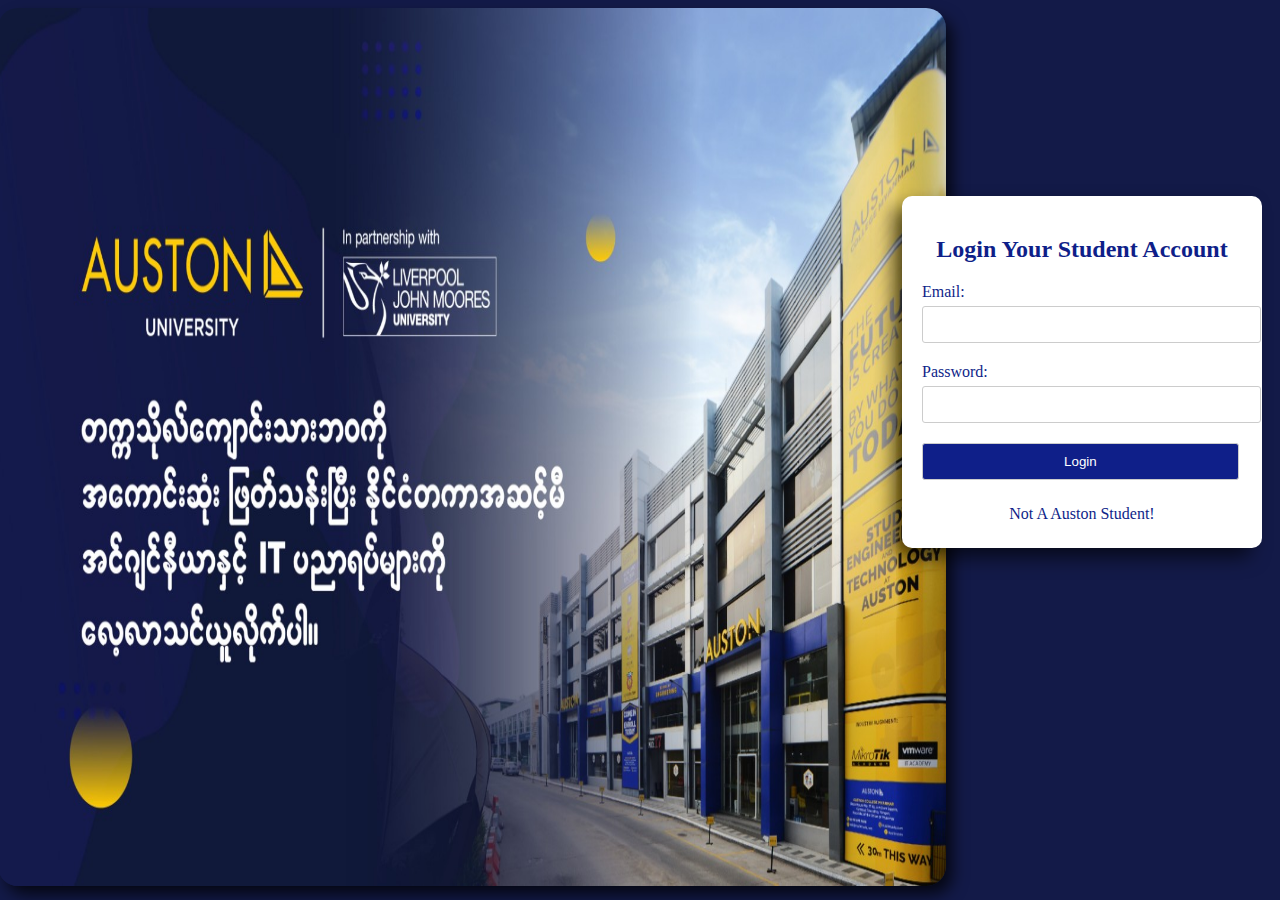
<file: index.html>
<!DOCTYPE html>
<html lang="en">
<head>
  <meta charset="UTF-8">
  <meta http-equiv="X-UA-Compatible" content="IE=edge">
  <meta name="viewport" content="width=device-width, initial-scale=1.0">
  <title>Login Page</title>
  <style>
    body
    {
      background-color: #131A48;
      color: #0F1F89;
    }
    .container 
    {
      position: relative;
      height: 97.5vh; /* Set container height to 100% of viewport height */
    }
    img
    {
      position: absolute;
      margin-left: -10px;
      width: 75%;
      height: 100%;
      left: 0;
      border-radius: 20px;
      box-shadow: 7px 9px 16px -1px rgba(0,0,0,0.76);
    }
    .formdiv 
    {
      position: absolute;
      right: 10px;
      top: 10%;
      width: 320px;
      margin: 0 auto;
      padding: 20px;
      background-color: #fff;
      border-radius: 10px;
      box-shadow: -10px 10px 19px -1px rgba(0,0,0,0.64);
      margin-top: 100px;
    }
    
    h2 
    {
      text-align: center;
    }
    
    .input-group 
    {
      margin-bottom: 20px;
    }
    
    .input-group label 
    {
      display: block;
      margin-bottom: 5px;
    }
    
    .input-group input 
    {
      width: 99%;
      padding: 10px;
      border-radius: 3px;
      border: 1px solid #ccc;
      color: #0F1F89;
    }
    
    .input-group input[type="submit"] 
    {
      background-color: #0F1F89;
      color: #fff;
      cursor: pointer;
    }
    
    .input-group input[type="submit"]:hover 
    {
      background-color: #141A4C;
    }
    /* .loginbtn
    {
      width: 80%;
      text-align: center;
    } */
    .not_a_student
    {
      text-align: center;
      width: fit-content;
      /* background-color: #0F1F89; */
      margin: auto;
      width: 48%;
      /* border: 3px solid #0F1F89; */
       /* border-radius: 2px; */
      padding: 5px;
    }
    .not_a_student > a
    {
      text-decoration: none;
      color: #0F1F89;
    }
    .not_a_student :hover
    {
      font-size: 11pt;
      color: #000b54;
    }
  </style>
</head>
<body>
  <div class="container">
    <img src="media/auston_login.jpg" alt="image">
    <div class="formdiv">
      <h2>Login Your Student Account</h2>
        <form action="LoginCode.php" method="post">
          <div class="input-group">
            <label for="email">Email:</label>
            <input type="email" id="email" name="txtemail" required>
          </div>
          <div class="input-group">
            <label for="password">Password:</label>
            <input type="password" id="password" name="txtpass" required>
          </div>
          <div class="input-group">
            <input type="submit" value="Login" name="btnlogin" onclick="errormessage()">
            <!-- <button type="submit" value="Login" name="btnlogin" onclick="errormessage()" class="loginbtn">Login</button> -->
          </div>
          <p id="ErrorMessage"></p>
          <div class="not_a_student">
            <a href="https://auston.edu.mm/" target="_blank">Not A Auston Student!</a>
          </div>
        </form>
    </div>
  </div>
  
  <!-- <script>
    function errormessage()
    {
      document.getElementById('ErrorMessage').innerHTML = "Invalid Number! Try Again!" 
    }
  </script> -->
</body>
</html>
</file>
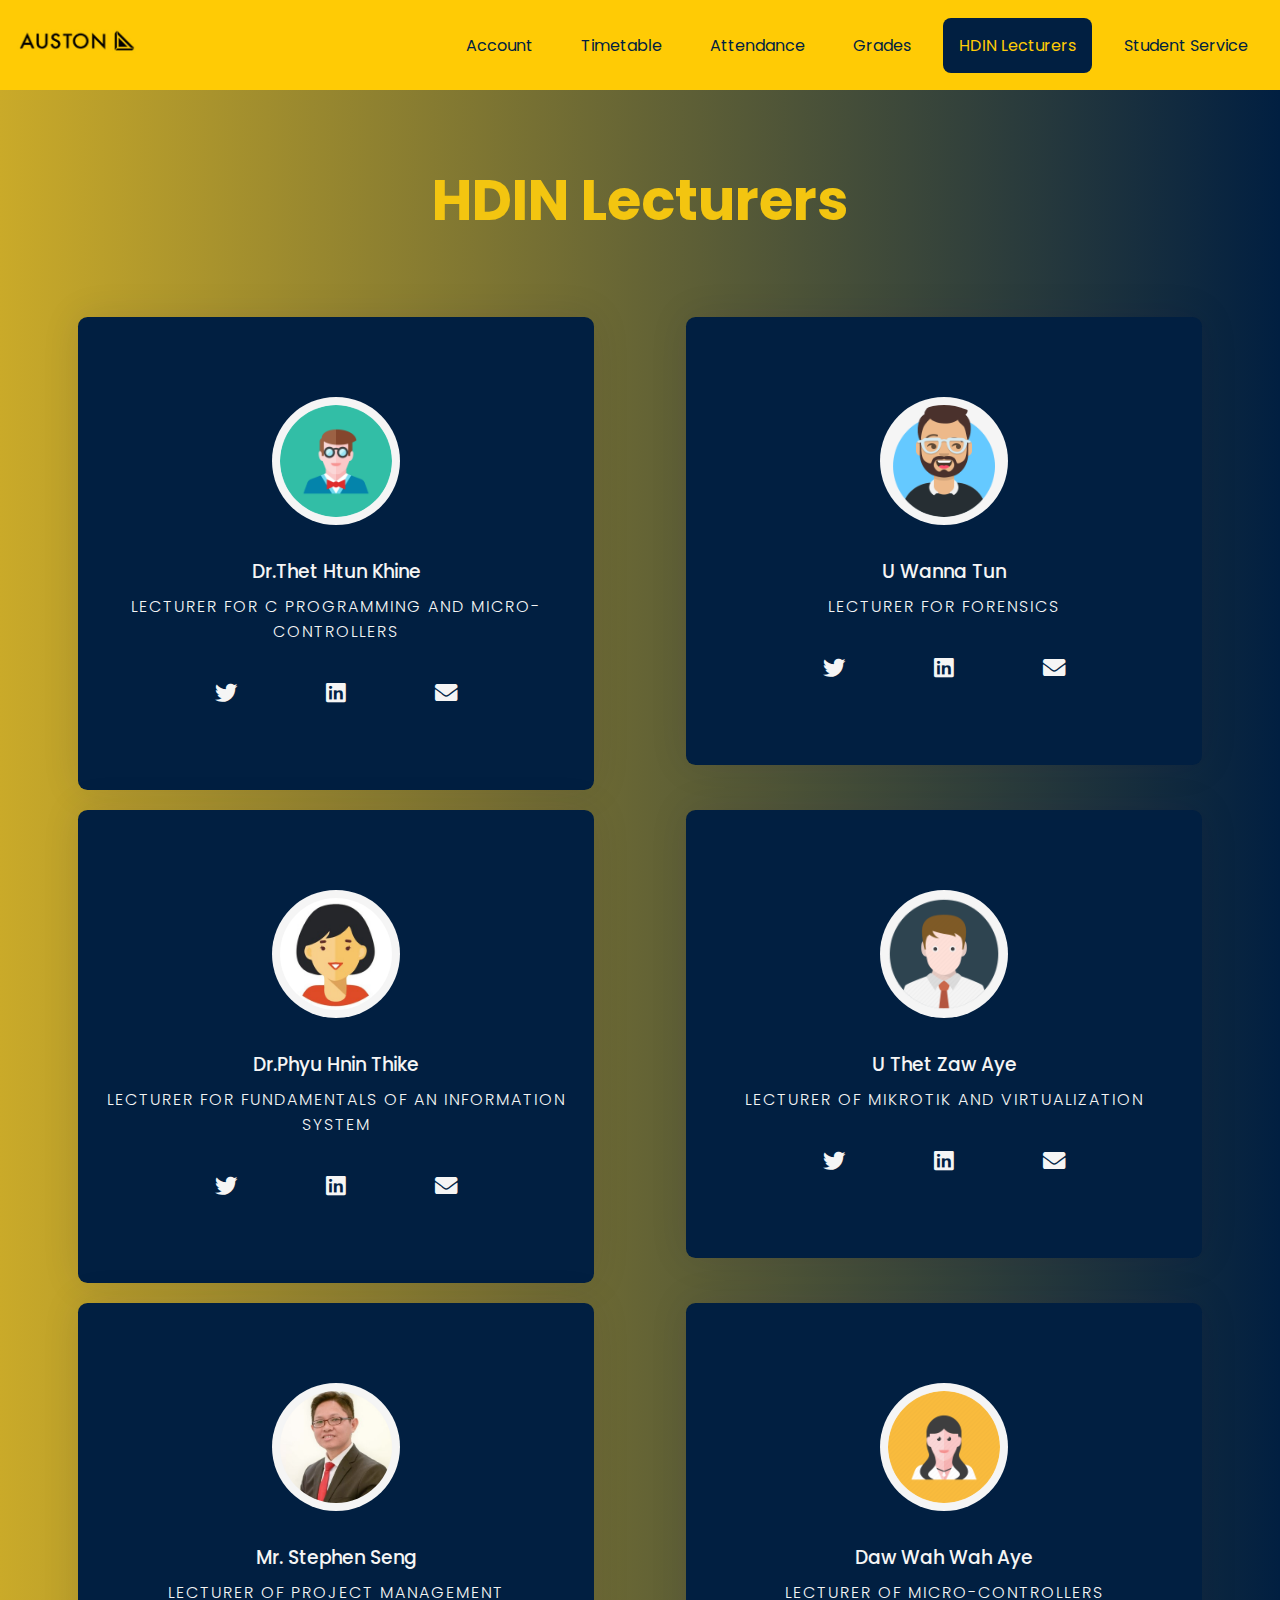
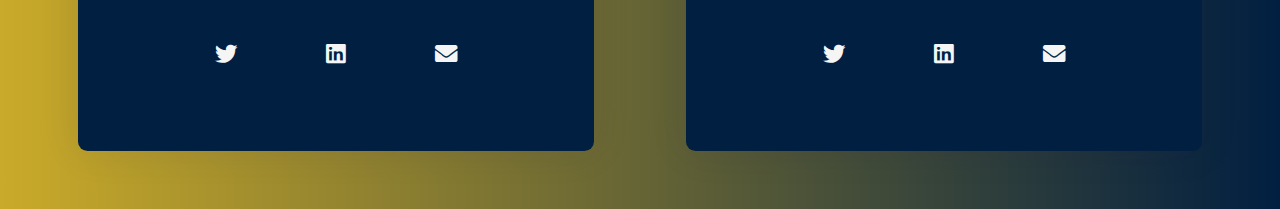
<file: HTML_Academic.html>
<!DOCTYPE html>
<html lang="en">
  <head>
    <meta name="viewport" content="width=device-width, initial-scale=1.0" />
    <title>Responsive HDIN Lecturers Section</title>
    <!-- Font Awesome -->
    <link
      rel="stylesheet"
      href="https://cdnjs.cloudflare.com/ajax/libs/font-awesome/5.15.4/css/all.min.css"
    />
    <!-- Google Font -->
    <link
      href="https://fonts.googleapis.com/css2?family=Poppins:wght@300;500;600&display=swap"
      rel="stylesheet"
    />
    <!-- Stylesheet -->
    <link rel="stylesheet" href="Css_Academic.css" />
    <!-- Font Awesome Icons -->
    <link
      rel="stylesheet"
      href="https://cdnjs.cloudflare.com/ajax/libs/font-awesome/6.4.0/css/all.min.css"
      integrity="sha512-iecdLmaskl7CVkqkXNQ/ZH/XLlvWZOJyj7Yy7tcenmpD1ypASozpmT/E0iPtmFIB46ZmdtAc9eNBvH0H/ZpiBw=="
      crossorigin="anonymous"
      referrerpolicy="no-referrer"
    />
    <!-- Google Fonts -->
    <link
      href="https://fonts.googleapis.com/css2?family=Poppins:wght@400;500&display=swap"
      rel="stylesheet"
    />
    <!-- Stylesheet -->
    <link rel="stylesheet" href="navigation.css" />
  </head>
  <body style="background: #67B26F;  /* fallback for old browsers */
  background: -webkit-linear-gradient(to right, #4ca2cd, #67B26F);  /* Chrome 10-25, Safari 5.1-6 */
  background: linear-gradient(to right, #caaa29, #011F41); ">

<!-- navigation -->
<nav>
  <a href="https://auston.edu.mm/" target="_blank"><img src="media/austonlogo.png" alt="Auston" width="120px" height="auto" class="Auston"></a>
  <input type="checkbox" id="hamburger" />
  <label for="hamburger">
    <i class="fa-solid fa-bars"></i>
  </label>
  <ul>
  <li>
    <a href="#Account"  onclick="Student_PP()" style="text-decoration: none;">Account</a>
  </li>
  <li>
    <a href="#Timetable" onclick="Timetable()" style="text-decoration: none;">Timetable</a>
  </li>
  <li>
    <a href="#Attendance"   style="text-decoration: none;" onclick="Attendance()">Attendance</a>
  </li>
  <li>
    <a href="#Grades" style="text-decoration: none;" onclick="Grades()">Grades</a>
  </li>
  <li>
    <a href="#HDIN Lecturers" class="active" onclick="HTML_Academic()" style="text-decoration: none;">HDIN Lecturers</a>
  </li>
  <li>
    <a href="#Student Service" onclick="StudentService()" style="text-decoration: none;">Student Service</a>
  </li>
</ul>
</nav>

<script>
function StudentService() {
  location='Stu_service.php';
}

function HTML_Academic() {
  location='HTML_Academic.html';
}

function Timetable() {
  location='Timetable.php';
}

function Grades() {
  location='Grade.php';
}

function Attendance() {
  location='Attendance.php';
}

function Student_PP() {
  location='stu_pp.php';
}
</script>

    <section>
      <div class="row">
        <h1 style="color: #f3c510;">HDIN Lecturers</h1>
      </div>
      <div class="row">
        <!-- Column 1-->
        <div class="column">
          <div class="card">
            <div class="img-container">
              <img src="media/SayarThetHtunkhine.png" />
            </div>
            <h3>Dr.Thet Htun Khine</h3>
            <p>Lecturer for C programming and Micro-controllers</p>
            <div class="icons">
              <a href="#">
                <i class="fab fa-twitter"></i>
              </a>
              <a href="#">
                <i class="fab fa-linkedin"></i>
              </a>
              
              </a>
              <a href="#">
                <i class="fas fa-envelope"></i>
              </a>
            </div>
          </div>
        </div>
        <!-- Column 2-->
        
        <div class="column">
          <div class="card">
            <div class="img-container">
              <img src="media/Nikokye.png" />
            </div>
            <h3>U Wanna Tun</h3>
            <p>Lecturer for Forensics</p>
            <div class="icons">
              <a href="#">
                <i class="fab fa-twitter"></i>
              </a>
              <a href="#">
                <i class="fab fa-linkedin"></i>
              </a>
             
              <a href="#">
                <i class="fas fa-envelope"></i>
              </a>
            </div>
          </div>
        </div>
        <!-- Column 3-->
        <div class="column">
          <div class="card">
            <div class="img-container">
              <img src="media/PNT.png" />
            </div>
            <h3>Dr.Phyu Hnin Thike</h3>
            <p>Lecturer for Fundamentals of an information system</p>
            <div class="icons">
              <a href="#">
                <i class="fab fa-twitter"></i>
              </a>
              <a href="#">
                <i class="fab fa-linkedin"></i>
              </a>
             
              <a href="#">
                <i class="fas fa-envelope"></i>
              </a>
            </div>
          </div>
        </div>
        <!-- Column 4-->
        <div class="column">
            <div class="card">
              <div class="img-container">
                <img src="media/SayarThetZawAye.png" />
              </div>
              <h3>U Thet Zaw Aye</h3>
              <p>Lecturer of Mikrotik and Virtualization</p>
              <div class="icons">
                <a href="#">
                  <i class="fab fa-twitter"></i>
                </a>
                <a href="#">
                  <i class="fab fa-linkedin"></i>
                </a>
                
                <a href="#">
                  <i class="fas fa-envelope"></i>
                </a>
              </div>
            </div>
          </div>
          <!-- Column 5-->
        <div class="column">
            <div class="card">
              <div class="img-container">
                <img src="media/stephenseng.png" />
              </div>
              <h3>Mr. Stephen Seng</h3>
              <p>Lecturer of Project Management</p>
              <div class="icons">
                <a href="#">
                  <i class="fab fa-twitter"></i>
                </a>
                <a href="#">
                  <i class="fab fa-linkedin"></i>
                </a>
                
                <a href="#">
                  <i class="fas fa-envelope"></i>
                </a>
              </div>
            </div>
          </div>
          <!-- Column 6-->
        <div class="column">
            <div class="card">
              <div class="img-container">
                <img src="media/wahwah.png" />
              </div>
              <h3>Daw Wah Wah Aye</h3>
              <p>Lecturer of Micro-controllers</p>
              <div class="icons">
                <a href="#">
                  <i class="fab fa-twitter"></i>
                </a>
                <a href="#">
                  <i class="fab fa-linkedin"></i>
                </a>
                
                <a href="#">
                  <i class="fas fa-envelope"></i>
                </a>
              </div>
            </div>
          </div>
         
      </div>
    </section>
  </body>
</html>
</file>
<file: Css_Academic.css>
* {
    padding: 0;
    margin: 0;
    box-sizing: border-box;
    font-family: "Poppins", sans-serif;
  }
  .row {
    display: flex;
    flex-wrap: wrap;
    padding: 2em 1em;
    text-align: center;
    
  }
  .column {
    width: 100%;
    padding: 0.5em 0;
    
    
  }
  h1 {
    width: 100%;
    text-align: center;
    font-size: 3.5em;
    color: #011F41;
  }
  .card {
    box-shadow: 0 0 2.4em rgba(25, 0, 58, 0.1);
    padding: 3.5em 1em;
    border-radius: 0.6em;
    color: #f5f5f5;
    cursor: pointer;
    transition: 0.3s;
    background-color: #0000;
  
  }
  .card .img-container {
    width: 8em;
    height: 8em;
    background-color: #f5f5f5;
    padding: 0.5em;
    border-radius: 50%;
    margin: 0 auto 2em auto;
  }
  .card img {
    width: 100%;
    border-radius: 50%;
  }
  .card h3 {
    font-weight: 500;
  }
  .card p {
    font-weight: 300;
    text-transform: uppercase;
    margin: 0.5em 0 2em 0;
    letter-spacing: 2px;
  }
  .icons {
    width: 50%;
    min-width: 180px;
    margin: auto;
    display: flex;
    justify-content: space-between;
  }
  .card a {
    text-decoration: none;
    color: inherit;
    font-size: 1.4em;
  }
  .card:hover {
    background: linear-gradient(#FFCB05, #FFCB05);
    color: #0F1F89;
  }
  .card:hover .img-container {
    transform: scale(1.15);
  }
  @media screen and (min-width: 768px) {
    section {
      padding: 1em 7em;
    }
  }
  @media screen and (min-width: 992px) {
    section {
      padding: 1em;
    }
    .card {
      padding: 5em 1em;
      background-color:  #011F41;
    }
    .column {
      flex: 0 0 45%;
      max-width: 50%;
      padding: 0 1em;
      margin: 10px auto;
    
      
    }
  }
</file>
<file: navigation.css>
* {
  padding: 0;
  margin: 0;
  box-sizing: border-box;
}
nav {
  font-family: "Poppins", sans-serif;
  display: flex;
  align-items: center;
  justify-content: space-between;
  background-color: #FFCB05;
  padding: 1em;
  margin-bottom: 20px;
  height: 90px;
}
nav a {
  text-decoration: none;
  text-transform: capitalize;
  color: #011F41;
}
#logo {
  font-size: 1.2em;
  font-weight: 600;
}
input[type="checkbox"] {
  appearance: none;
  -webkit-appearance: none;
}
label {
  display: none;
  cursor: pointer;
}
ul {
  list-style: none;
  display: flex;
  gap: 1em;
}
ul a {
  padding: 1em;
}
ul a:hover {
  background-color: #011F41;
  border-radius: 0.5em;
  color:#FFCB05;
  transform: translateZ(50px);
}
.active {
  /* border-bottom: 2px solid #011F41; */
  background-color: #011F41;
  color:#FFCB05;
  border-radius: 0.5em;

}
@media screen and (max-width: 600px) {
  label {
    display: block;
  }
  ul {
    font-size: 1.2em;
    position: absolute;
    left: -100%;
    flex-direction: column;
    align-items: center;
    justify-content: center;
    background-color: #f5f5f5;
    gap: 2em;
    top: 60px;
    width: 100%;
    height: calc(100vh - 60px);
    transition: 0.5s;
  }
  input[type="checkbox"]:checked ~ ul {
    left: 0;
  }
  /* ul a:hover {
    background-color: #2c8eec;
    transform: translateZ(50px);
  } */
  .Auston{
  border-radius: 25px;
  border: 1px solid red;
  }
}
</file>
